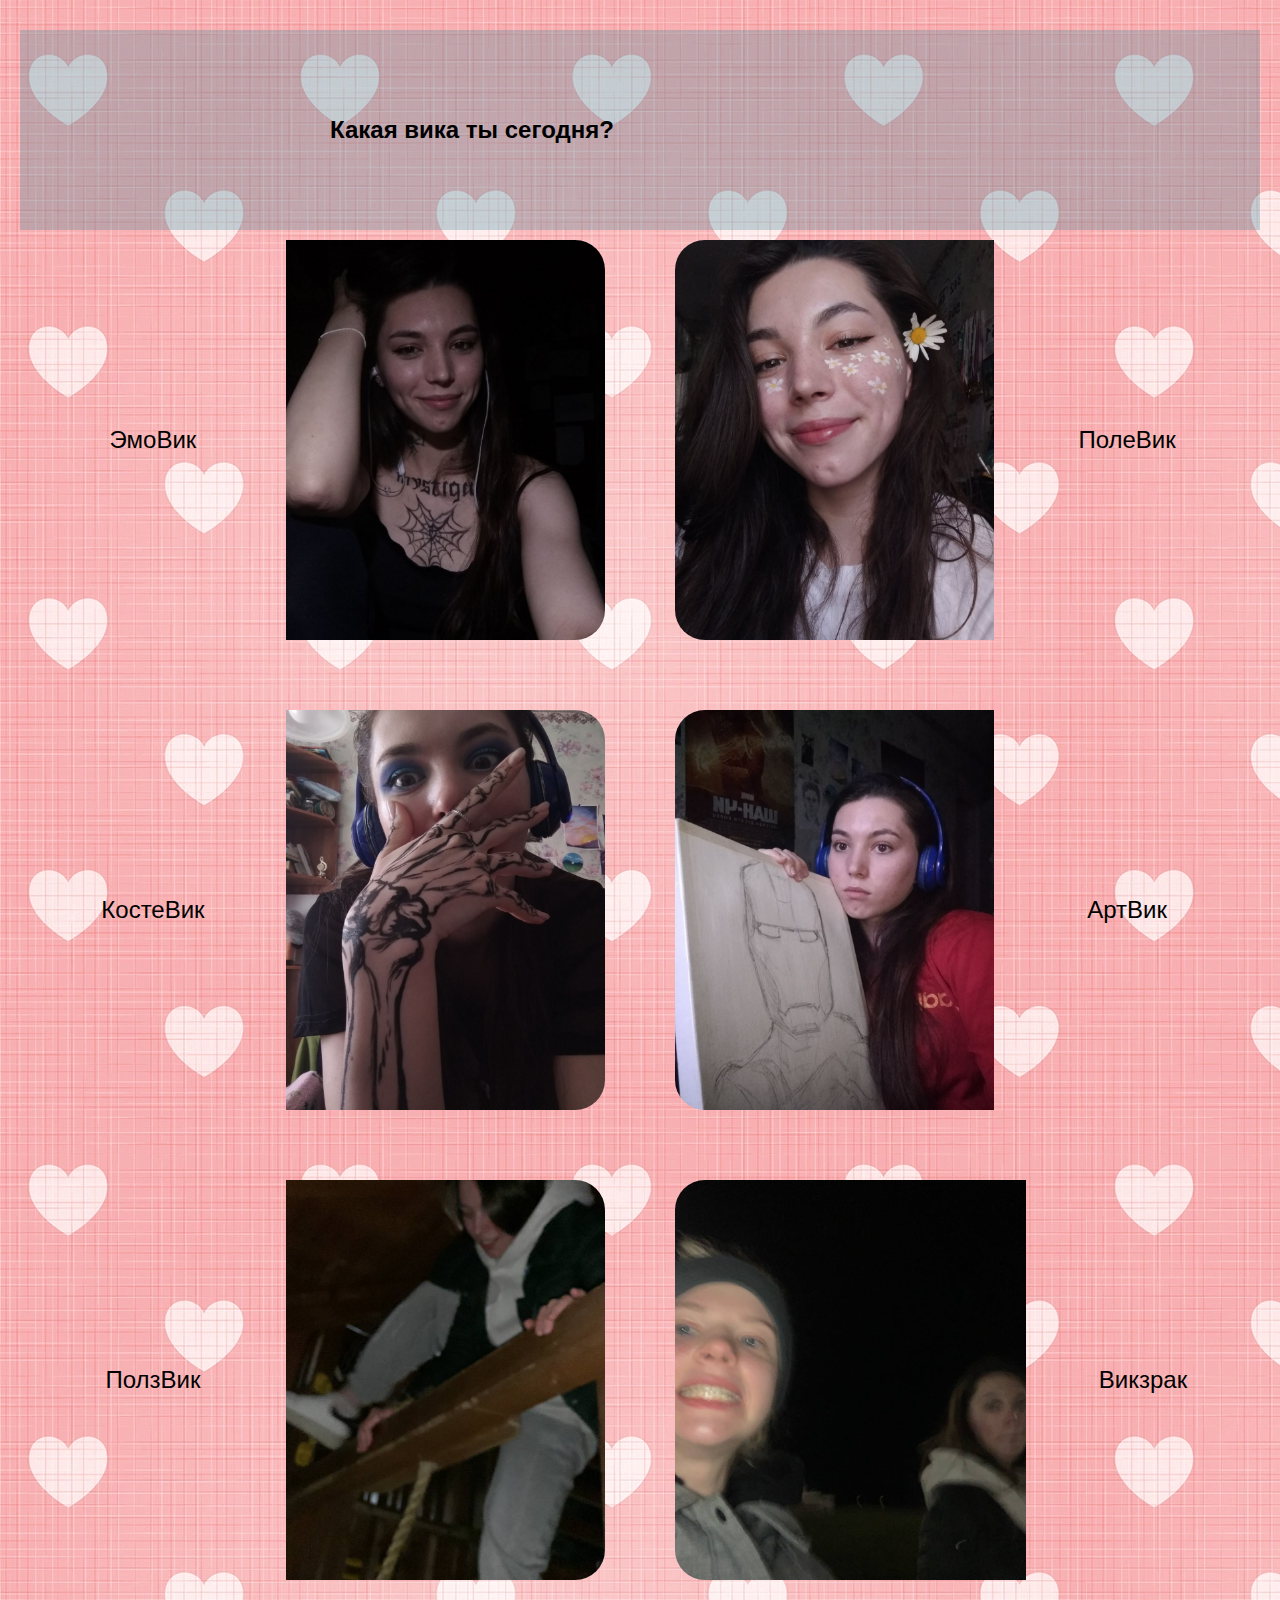
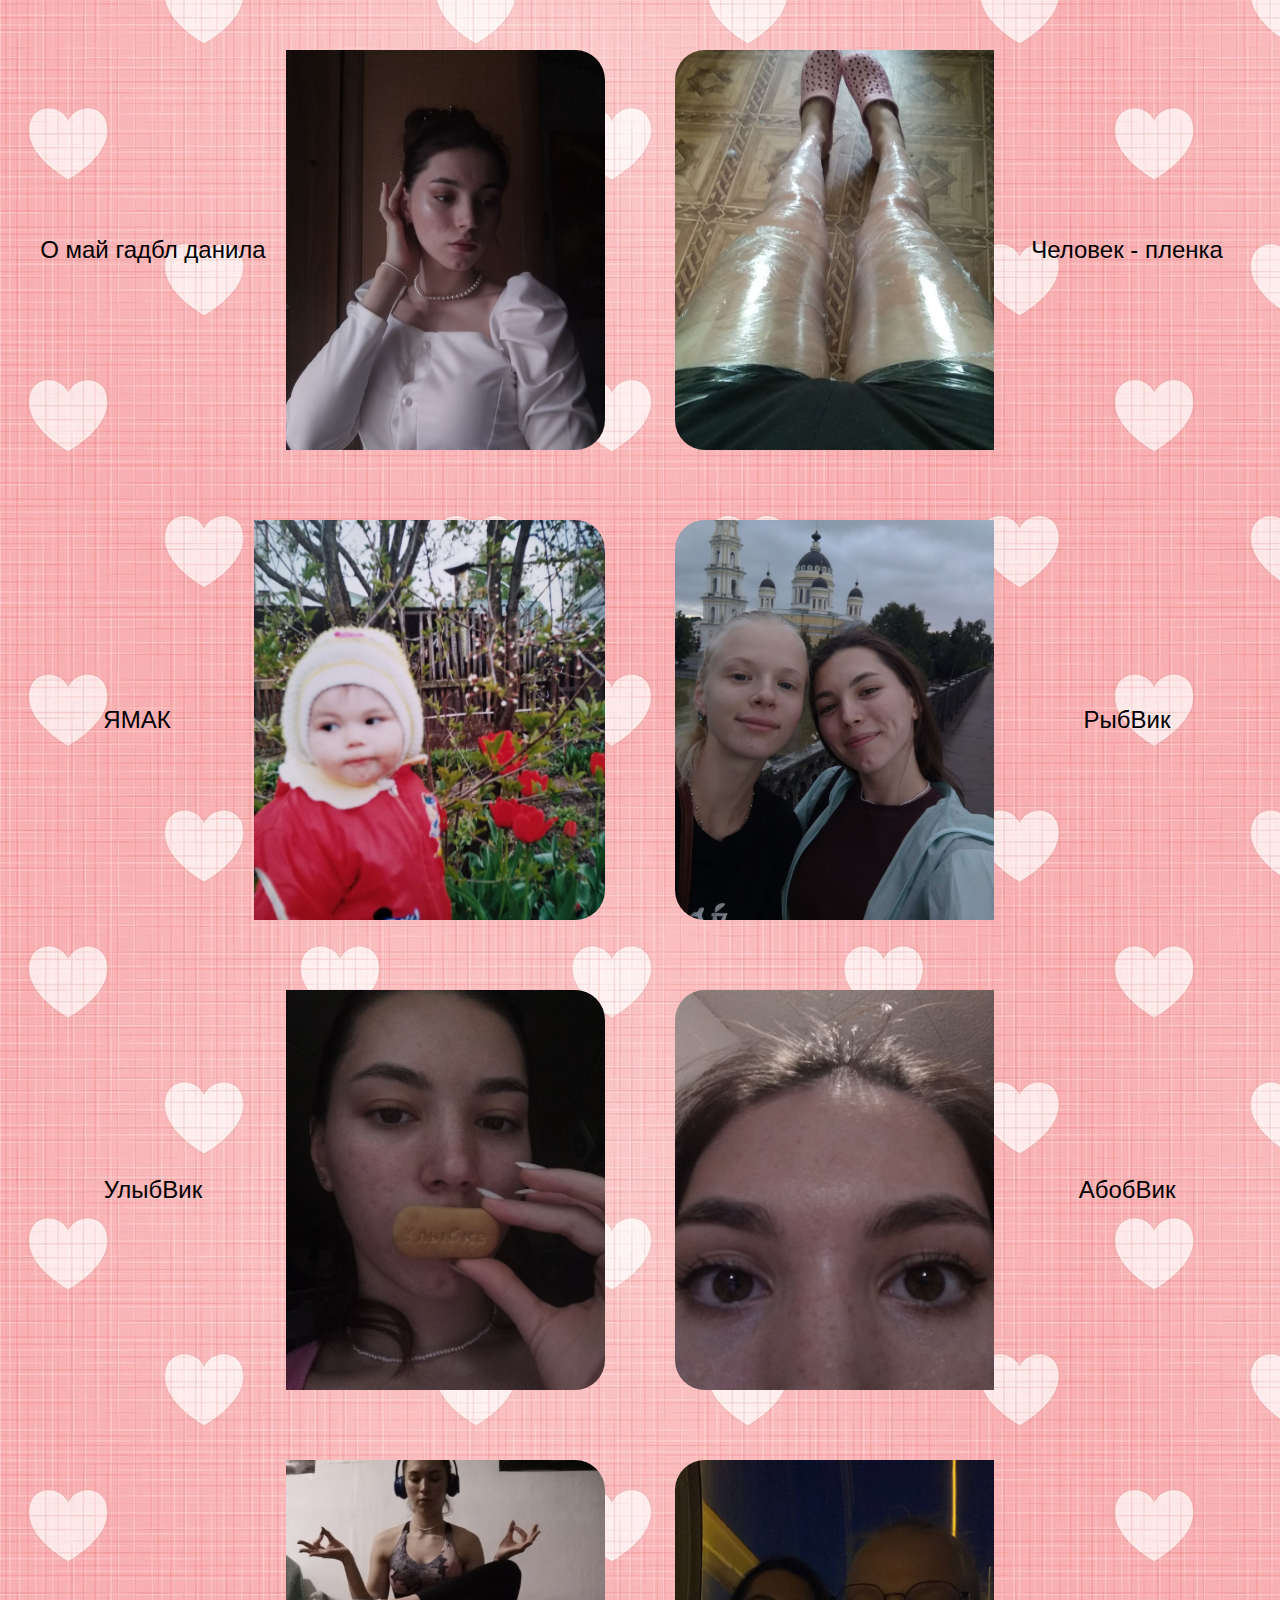
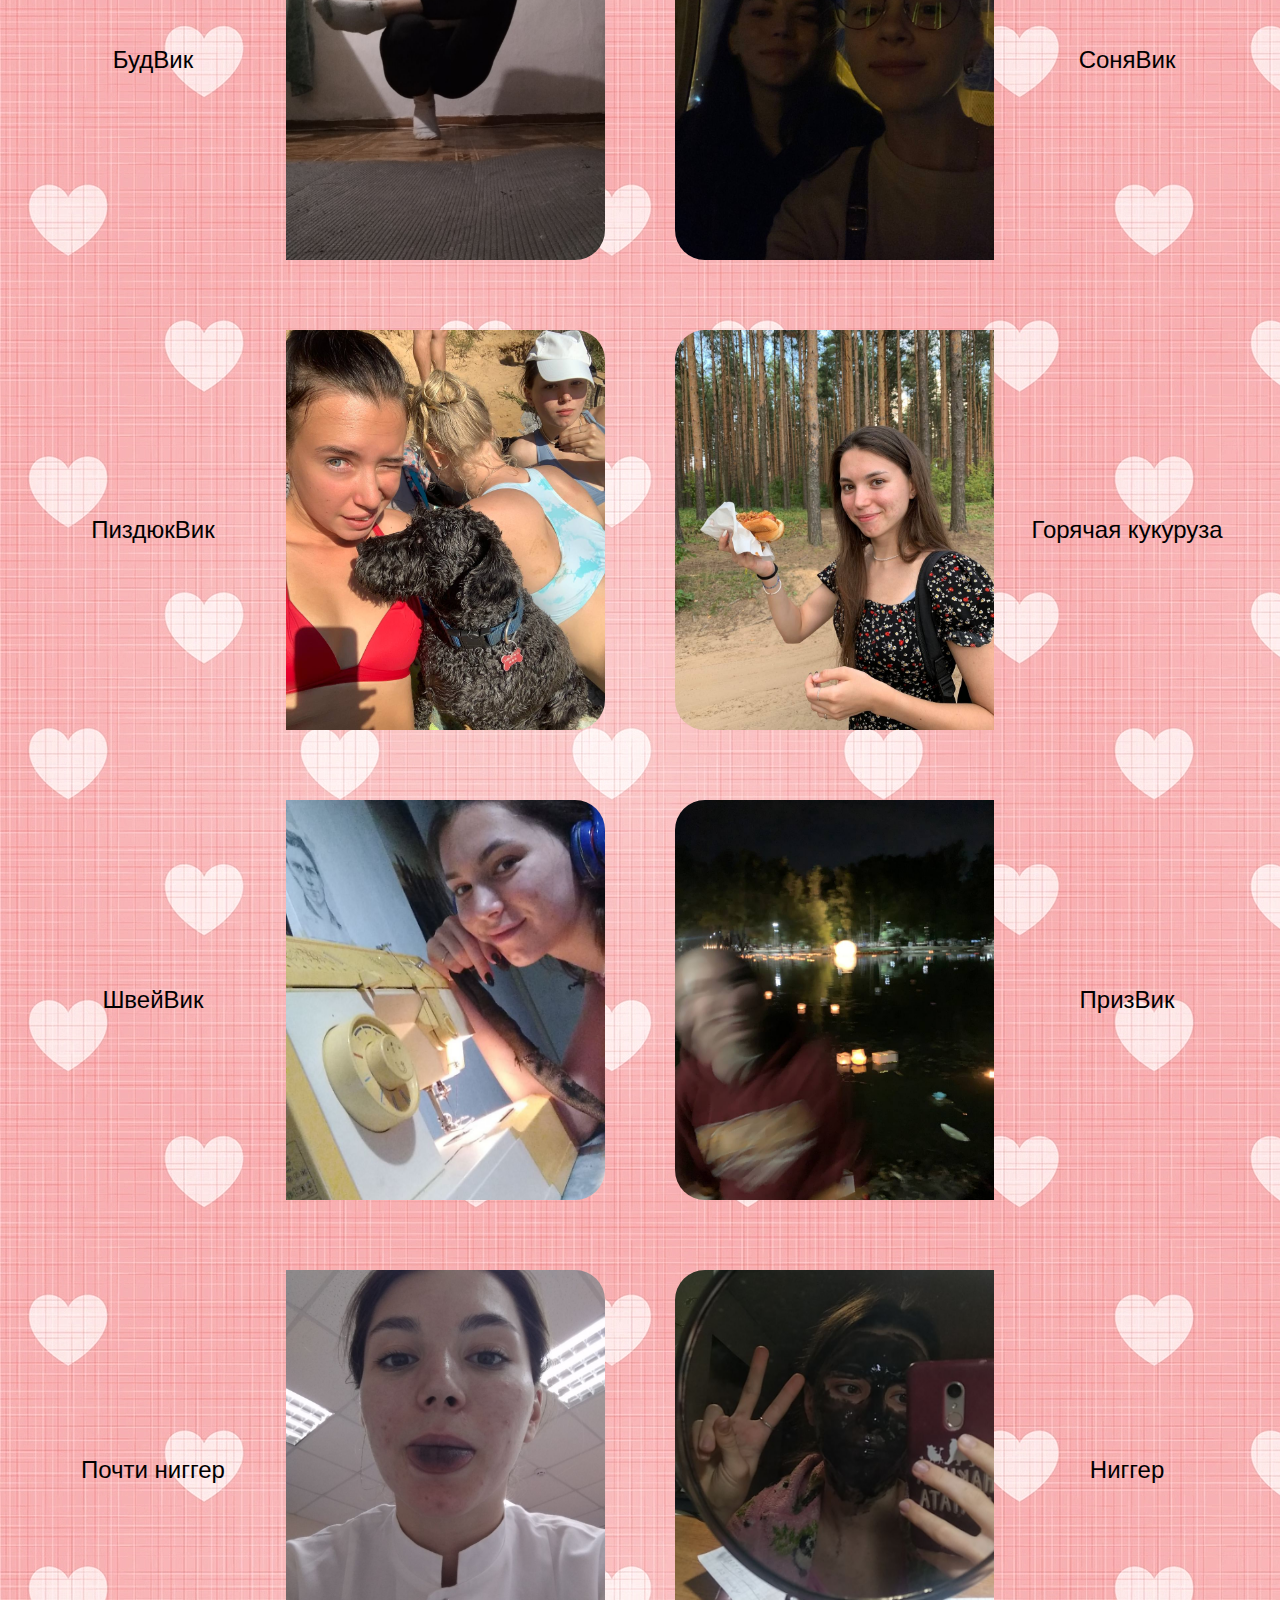
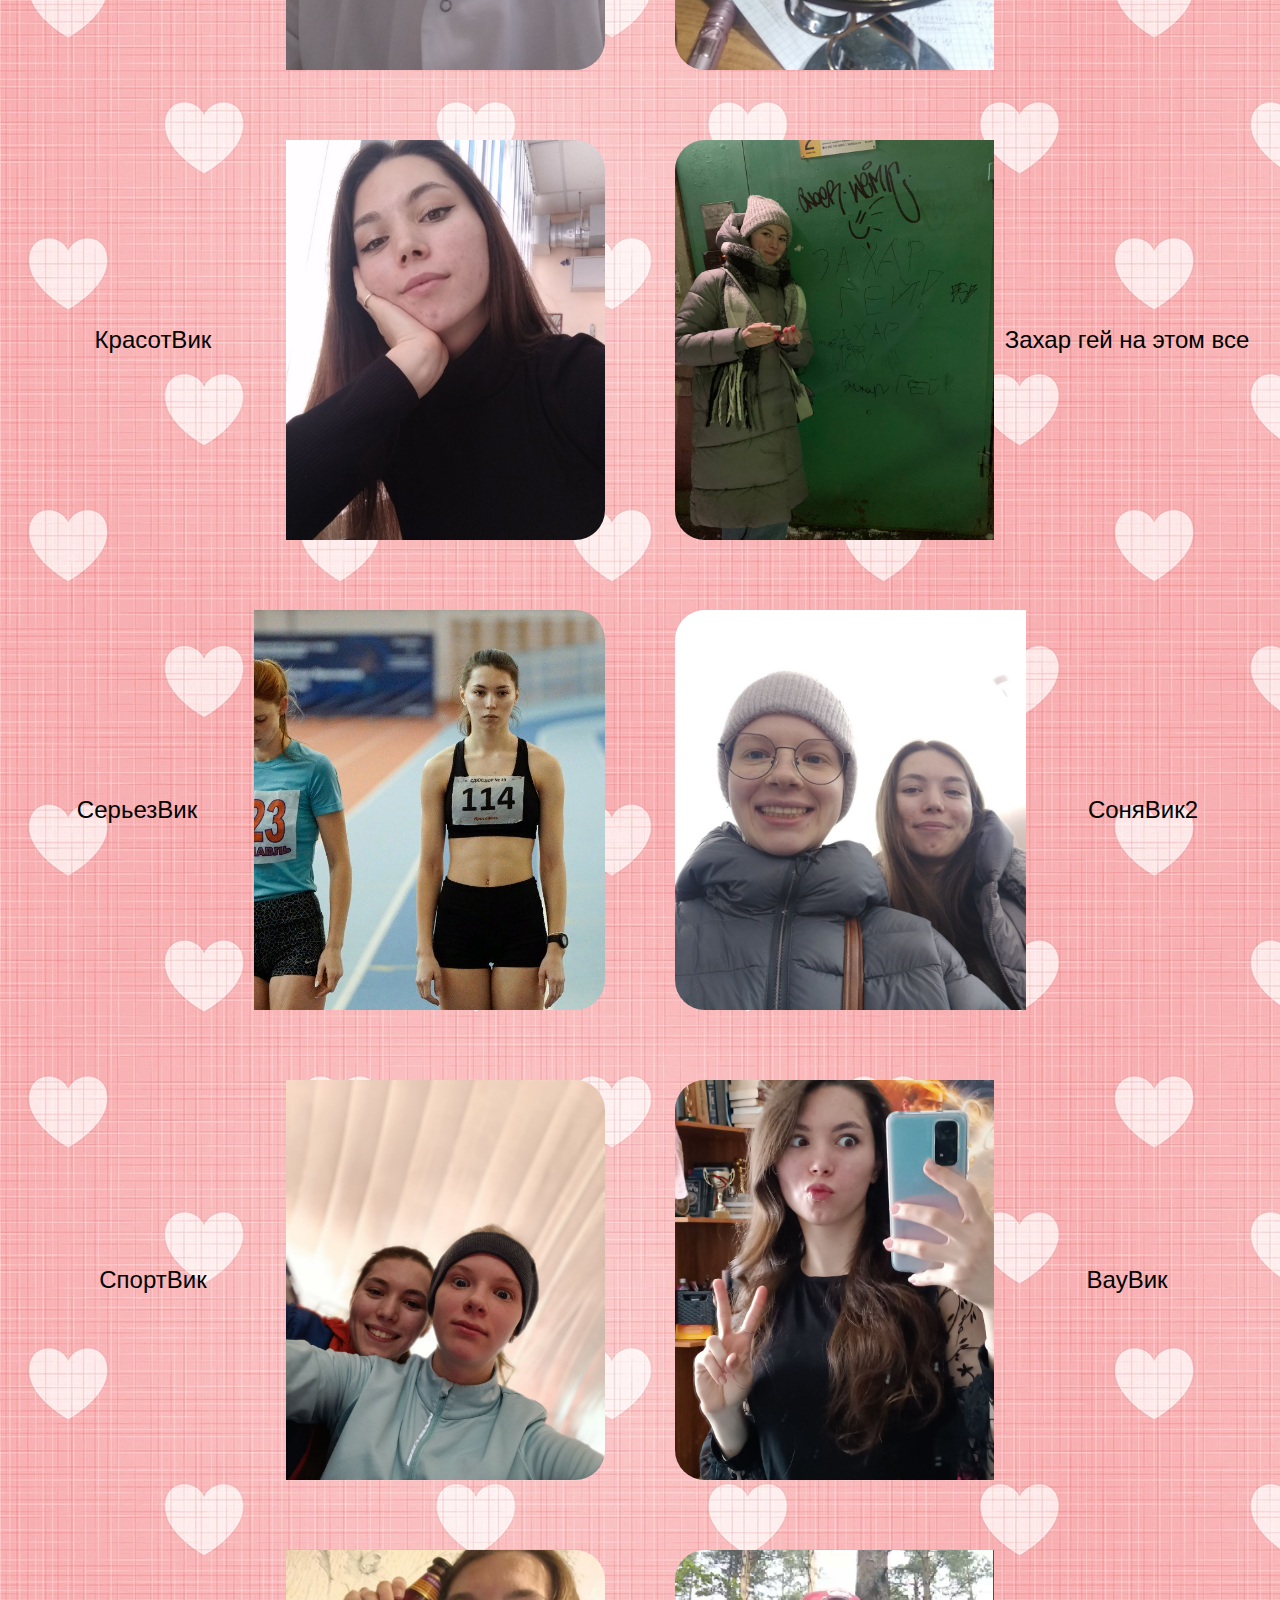
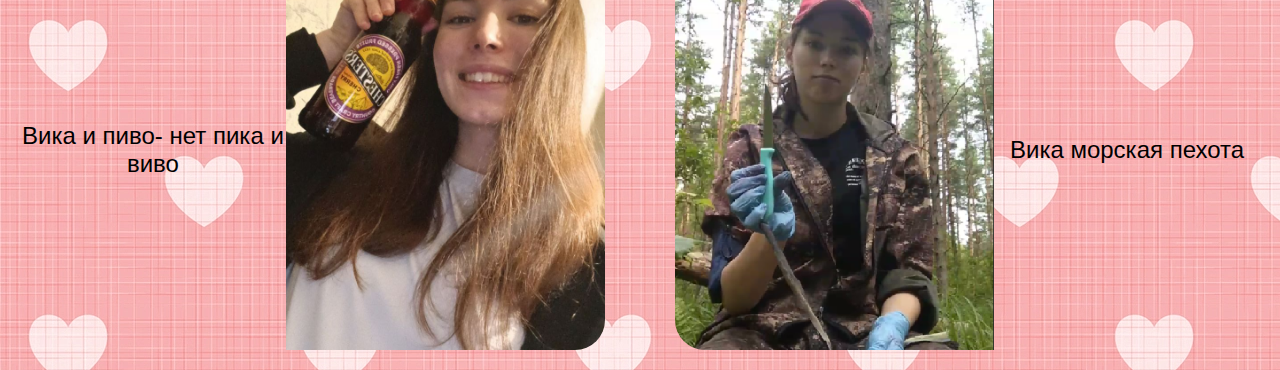
<file: index.html>
<!DOCTYPE html>
<html lang="en">
<head>
	<meta charset="UTF-8">
	<meta http-equiv="X-UA-Compatible" content="IE=edge">
	<meta name="viewport" content="width=device-width, initial-scale=1.0">
	<link rel="stylesheet" href="base.css">
	<title>Какая ты сегодня?</title>
</head>
<script>

	var seed = 2;
	function random() {
		var x = Math.sin(seed++) * 10000;
		return x - Math.floor(x);
	}
	function init() {
		mainPane = document.getElementById("main")
		const picks = []
		picks.push(
			"ЭмоВик",
			"ПолеВик",
			"КостеВик",
			"АртВик",
			"ПолзВик",
			"Викзрак",
			"О май гадбл данила",
			"Человек - пленка",
			"ЯМАК",
			"РыбВик",
			"УлыбВик",
			"АбобВик",
			"БудВик",
			"СоняВик",
			"ПиздюкВик",
			"Горячая кукуруза",
			"ШвейВик",
			"ПризВик",
			"Почти ниггер",
			"Ниггер",
			"КрасотВик",
			"Захар гей на этом все",
			"СерьезВик",
			"СоняВик2",
			"СпортВик",
			"ВауВик",
			"Вика и пиво- нет пика и виво",
			"Вика морская пехота",
		)
		
		const palette = [
			{r: 250, g: 237, b: 227,},
			{r: 182, g: 244, b: 216,},
			{r: 250, g: 237, b: 227,},
			{r: 250, g: 237, b: 227,},
		]
		for(i in picks) {
			const c = document.createElement("div")
			c.className = "pd"
			// c.style.backgroundColor = `rgba(${palette[color].r}, ${palette[color].g}, ${palette[color].b}, 0.33)`
			
			// style="background-color: rgba(${palette[color].r}, ${palette[color].g}, ${palette[color].b}, 0.8)">
			// style='background-image: url("./soft${Math.floor(random()*4)}.jpg")''>
			c.innerHTML = `
			<div class="photo ${i % 2 == 0 ? "rev" : ""}">
				<img src="./images/${i}.jpg" alt="">
				<p>${picks[i]}</p>
			</div>`
			mainPane.appendChild(c)
		}

		list = document.getElementsByClassName("photo")
		for(el of list) {
			// console.log(el)
			el.onmouseover = runAnimation
		}
	}
	function runAnimation(t) {
		for(const child of this.children) {
			console.log(child)
			child.style.animationFillMode = "forwards"
			child.style.animationPlayState = "running"
		}
		this.style.animationFillMode = "forwards"
		this.style.animationPlayState = "running"
	}
</script>

<body onload="init()">
	
	<div class="container">
		<div class="header"><h1>Какая вика ты сегодня?</h1></div>
		<div class="photos" id="main"></div>
	</div>

</body>
</html>
</file>
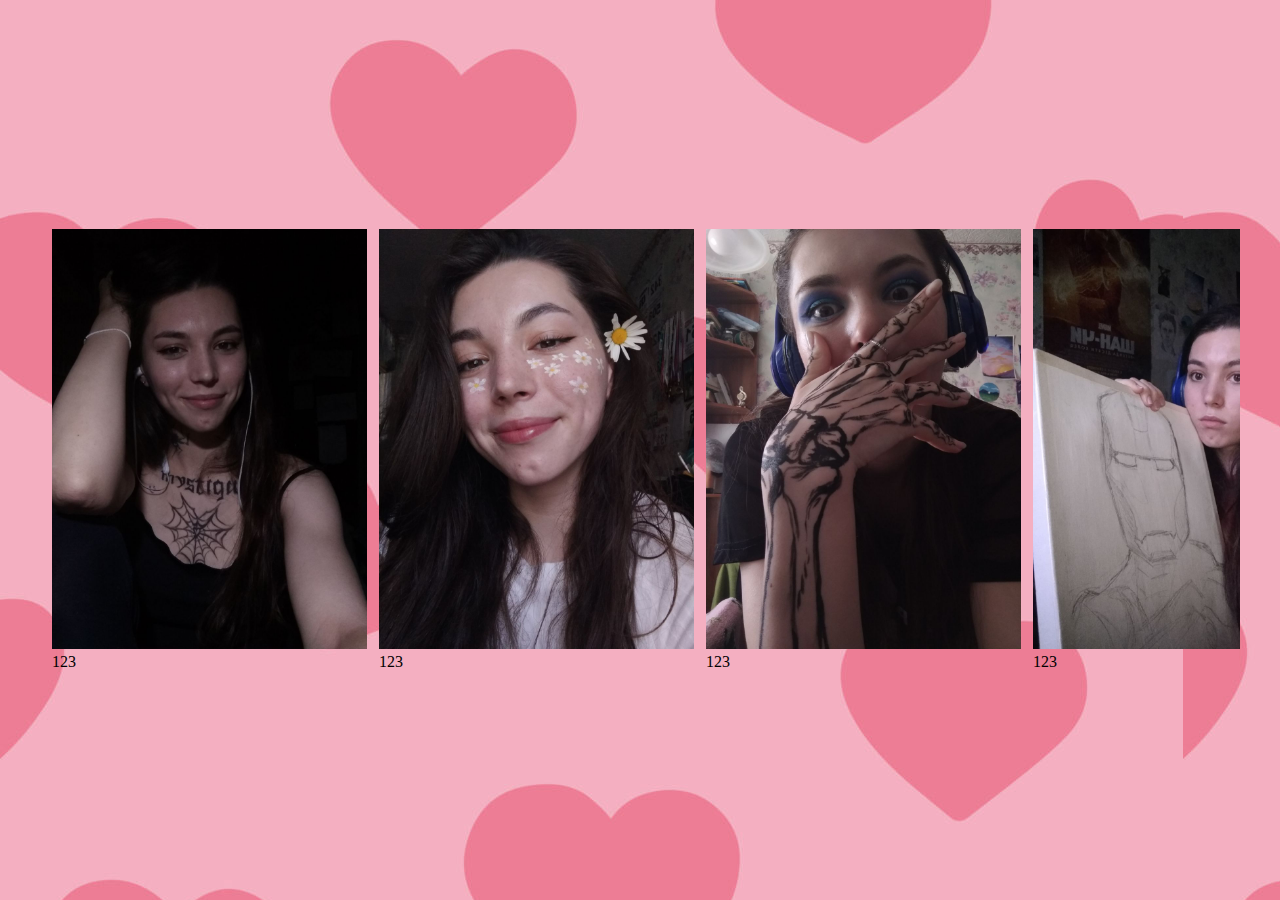
<file: new.html>
<!DOCTYPE html>
<html lang="en">
<head>
	<meta charset="UTF-8">
	<meta http-equiv="X-UA-Compatible" content="IE=edge">
	<meta name="viewport" content="width=device-width, initial-scale=1.0">
	<link rel="stylesheet" href="new.css">
	<title>Document</title>
</head>
<!-- <script>

	var xDown = null;                                                        
	var yDown = null;

	function getTouches(evt) {
		return evt.touches ||             // browser API
			evt.originalEvent.touches; // jQuery
	}                                                     
																			
	function handleTouchStart(evt) {
		const firstTouch = getTouches(evt)[0];                                      
		xDown = firstTouch.clientX;                                      
		yDown = firstTouch.clientY;                                      
	};                                                
																			
	function handleTouchMove(evt) {
		if ( ! xDown || ! yDown ) {
			return;
		}

		var xUp = evt.touches[0].clientX;                                    
		var yUp = evt.touches[0].clientY;

		var xDiff = xDown - xUp;
		var yDiff = yDown - yUp;
																			
		if ( Math.abs( xDiff ) > Math.abs( yDiff ) ) {/*most significant*/
			if ( xDiff > 0 ) {
				/* right swipe */ 
			} else {
				/* left swipe */
			}                       
		} else {
			if ( yDiff > 0 ) {
				/* down swipe */ 
			} else { 
				/* up swipe */
			}                                                                 
		}
		/* reset values */
		xDown = null;
		yDown = null;                                             
	};

	var seed = 2;
	function random() {
		var x = Math.sin(seed++) * 10000;
		return x - Math.floor(x);
	}
	function init() {
		document.addEventListener('touchstart', handleTouchStart, false);        
		document.addEventListener('touchmove', handleTouchMove, false);
		mainPane = document.getElementById("main")
		const picks = []
		picks.push(
			"2",
			"ПолеВик",
			"3",
			"4",
			"5",
			"6",
			"7",
			"8",
			"9",
			"10",
			"11",
			"12",
			"13",
			"14",
			"15",
			"16",
			"17",
			"18",
			"19",
			"20",
			"21",
			"22",
			"23",
			"24",
			"25",
			"26",
			"27",
			"Вика морская пехота",
		)
	}
</script> -->

<body>
	
	<div class="container">
		<div class="slider">
			<div class="photo"><img src="./images/0.jpg" alt=""><p>123</p></div>
			<div class="photo"><img src="./images/1.jpg" alt=""><p>123</p></div>
			<div class="photo"><img src="./images/2.jpg" alt=""><p>123</p></div>
			<div class="photo"><img src="./images/3.jpg" alt=""><p>123</p></div>
			<div class="photo"><img src="./images/4.jpg" alt=""><p>123</p></div>
			<div class="photo"><img src="./images/5.jpg" alt=""><p>123</p></div>
			<div class="photo"><img src="./images/6.jpg" alt=""><p>123</p></div>
		</div>
	</div>

</body>
</html>
</file>
<file: base.css>
* {
    margin: 0;
    padding: 0;
    box-sizing: border-box;
}

body::-webkit-scrollbar {
    display: none;
}

body {
    padding: 20px;
    background-image: url("./bg.webp");
}


.container {
    margin: 0 auto;
    position: relative;
}

.photos {
    display: flex;
    flex-wrap: wrap;

    text-align: center;
    gap: 70px;
    /* margin-bottom: 50px; */
}

@media (min-width: 800px) {
    .photos>* {
        flex: 1 1 500px;
    }
    .photo {
        height: 400px;
    }

    @keyframes openlefttext {
        0% {
            position: relative;
            left: -23%;
        }
        100% {
            left: +23%;
        }
    }

    p {
        animation-name: openlefttext;
        animation-duration: 500ms;
        animation-fill-mode: forwards;
        animation-play-state: paused;
    }
    
    @keyframes openrighttext {
        0% {
            position: relative;
            left: +23%;
        }
        100% {
            left: -23%;
        }
    }

    .rev p {
        animation-name: openrightimage;
        animation-duration: 500ms;
        animation-fill-mode: forwards;
        animation-play-state: paused;
    }


    @keyframes openrightimage {
        0% {
            filter: grayscale(100%);
            position: relative;
            left: +23%;
            border-radius: 0;
        }
        
        100% {
            filter: grayscale(0%);
            left: -23%;
            border-radius: 30px 0 0 30px;
        }
    }

    img {
        animation-name: openrightimage;
        animation-duration: 500ms;
        animation-fill-mode: forwards;
        animation-play-state: paused;
    }

    @keyframes openleftimage {
        0% {
            filter: grayscale(100%);
            position: relative;
            left: -23%;
            border-radius: 0;
        }
        
        100% {
            filter: grayscale(0%);
            left: +23%;
            border-radius: 0 30px 30px 0;
        }
    }
    .rev img {
        animation-name: openleftimage;
        animation-duration: 500ms;
        animation-fill-mode: forwards;
        animation-play-state: paused; 
    }

    @keyframes openbg {
        0% {
            background-color: none;
        }
        
        100% {
            background-color: rgba(65, 137, 151, 0.3);
    /* background-color: rgba(0, 0, 0, 0.3); */
        }
    }

    .photo {
        animation-name: openbg;
        animation-duration: 500ms;
        animation-fill-mode: forwards;
        animation-play-state: paused; 
    }
}


@media (max-width: 700px) {

    @keyframes openlefttext {
        0% {
            position: relative;
            left: -23%;
        }
        100% {
            left: +23%;
        }
    }

    p {
        animation-name: openlefttext;
        animation-duration: 500ms;
        animation-fill-mode: backwards;
        animation-play-state: paused;
    }
    
    @keyframes openrighttext {
        0% {
            position: relative;
            left: +23%;
        }
        100% {
            left: -23%;
        }
    }

    .rev p {
        animation-name: openrightimage;
        animation-duration: 500ms;
        animation-fill-mode: backwards;
        animation-play-state: paused;
    }


    @keyframes openrightimage {
        0% {
            filter: grayscale(100%);
            position: relative;
            left: +23%;
            border-radius: 0;
        }
        
        100% {
            filter: grayscale(0%);
            left: -23%;
            border-radius: 30px 0 0 30px;
        }
    }

    img {
        animation-name: openrightimage;
        animation-duration: 500ms;
        animation-fill-mode: backwards;
        animation-play-state: paused;
    }

    @keyframes openleftimage {
        0% {
            filter: grayscale(100%);
            position: relative;
            left: -17.5%;
            border-radius: 0;
        }
        
        100% {
            filter: grayscale(0%);
            left: +23%;
            border-radius: 0 30px 30px 0;
        }
    }
    .rev img {
        animation-name: openleftimage;
        animation-duration: 500ms;
        animation-fill-mode: backwards;
        animation-play-state: paused; 
    }
    
    @keyframes openbg {
        0% {
            background-color: none;
        }
        
        100% {
            background-color: rgba(65, 137, 151, 0.3);

            /* background-color: rgba(0, 0, 0, 0.3); */
        }
    }

    .photo {
        animation-name: openbg;
        animation-duration: 500ms;
        animation-fill-mode: forwards;
        animation-play-state: paused; 
    }
}

.header {
    background-color: rgba(65, 137, 151, 0.3);
    width: 100%;
    height: 200px;
    display: flex;
    justify-content: center;
    align-items: center;
    margin: 10px auto;
}
h1 {
    font-family:'Franklin Gothic Medium', 'Arial Narrow', Arial, sans-serif;
    font-size: x-large;
    width: 50%;
    height: auto;
    align-self: center;

    
}


.pd {
    position: relative;
}


/* .photo::before {
    content: url("./leafs.jpg");
    opacity: 0.33;
    z-index: -1;
    position: absolute;
    overflow: hidden;
    width: 100%;
    height: 100%;
    border-radius: 30px;
} */

.photo {
    border-radius: 30px;
    
    background-size: cover;
    
    
    max-width: 100%;
    max-height: 500px;
    display: flex;
    justify-content: start;
}

.rev {
    flex-direction: row-reverse;
}

img {
    z-index: 1;
    width: 60% !important;
    min-height: 300px;
    object-fit:cover;
    border-radius: 30px 0 0 30px;
}

img:active,
img:focus,
img:hover {
  /* animation-fill-mode: forwards;
  animation-play-state: running; */
}

.rev img {
    border-radius: 0 30px 30px 0;
}

p {
    font-family:'Franklin Gothic Medium', 'Arial Narrow', Arial, sans-serif;
    font-size: x-large;
    width: 50%;
    height: auto;
    align-self: center;

    
}
</file>
<file: new.css>
* {
    margin: 0;
    padding: 0;
    box-sizing: border-box;
}

body {
    min-height: 100vh;
    background-image: url("./bg.jpg");
    display: flex;
    align-items: center;
    justify-content: center;
}

.container {
    height: auto;
    display: flex;
    align-items: center;
    justify-content: center;
    max-width: 1200px;
}

.container .slider {
    width: 100%;
    display: flex;
    flex-direction: row;
    justify-self: center;
    overflow: hidden;
}

.photo {
    width: calc(100%/3);
    margin-left: 12px;
}

.photo img {
    height: 420px;
    
    object-fit: cover;
}

.photo img:first {
    margin:0;
}
</file>
